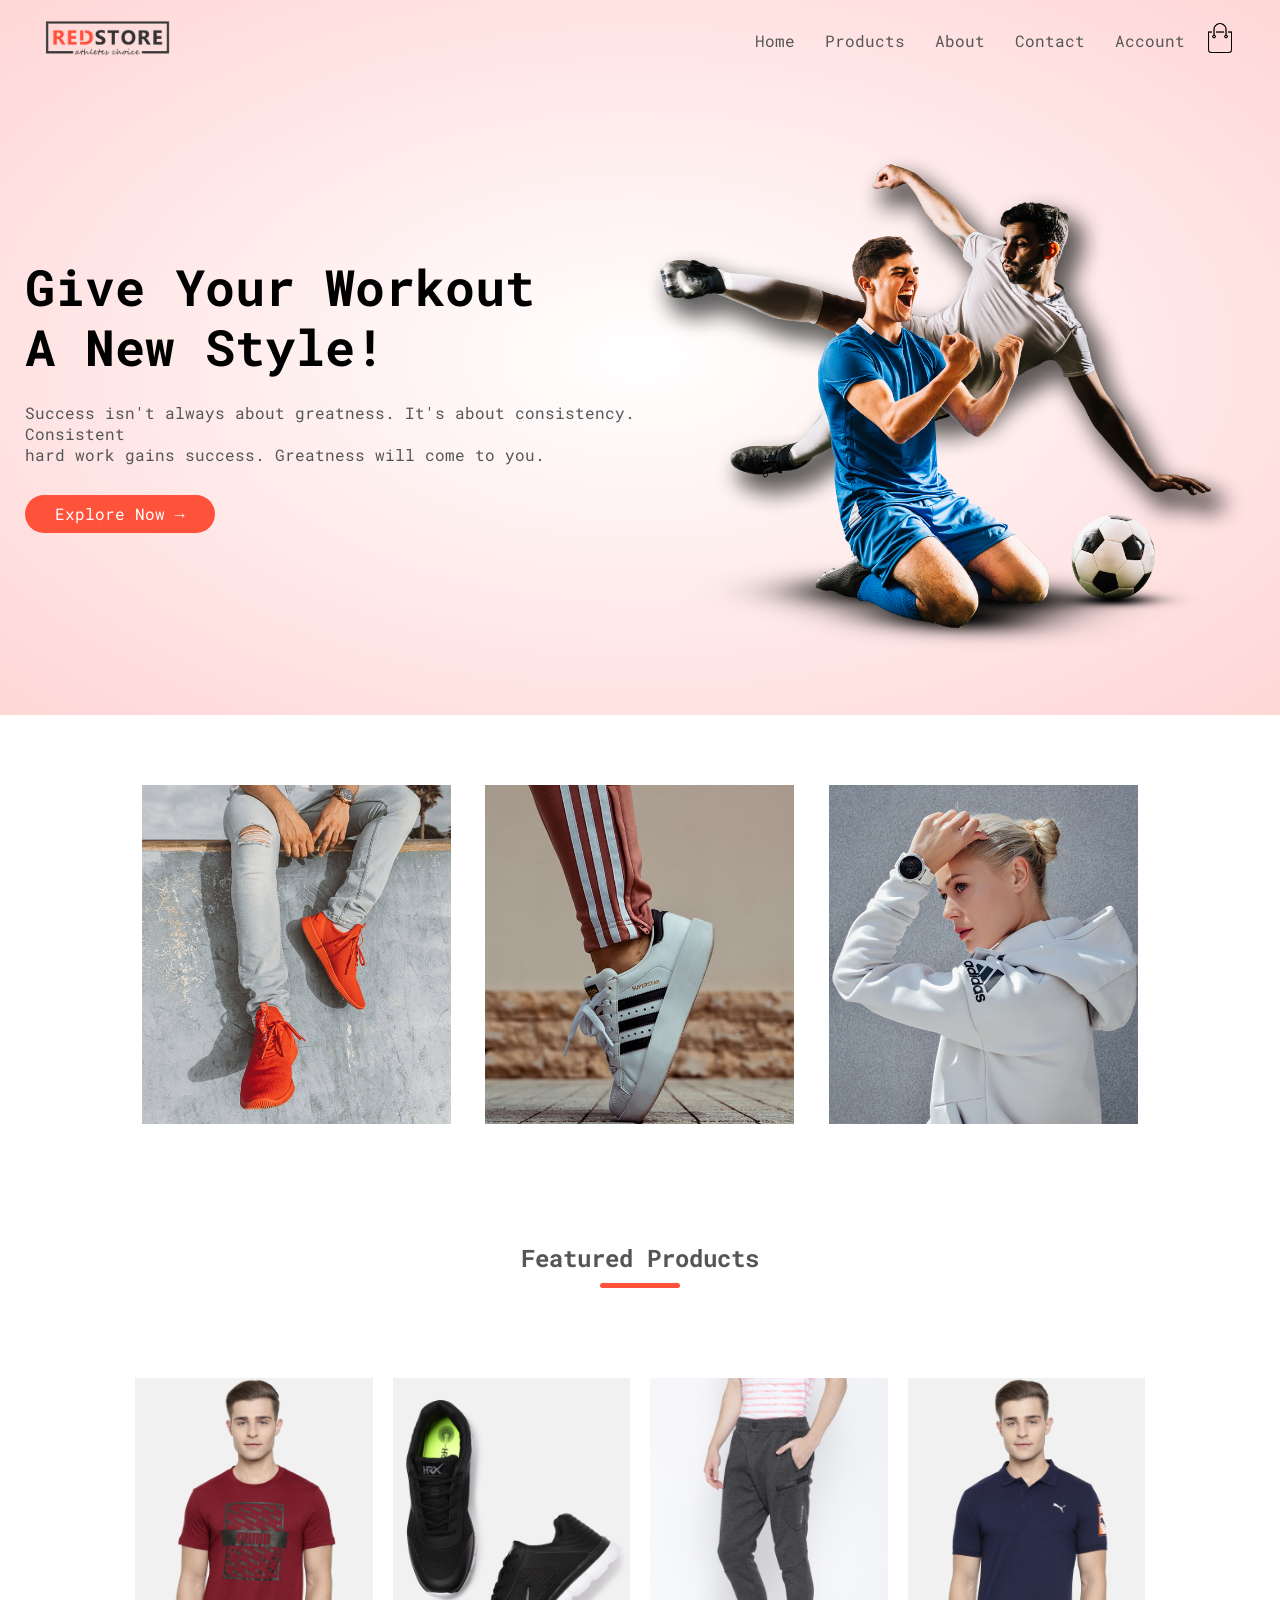
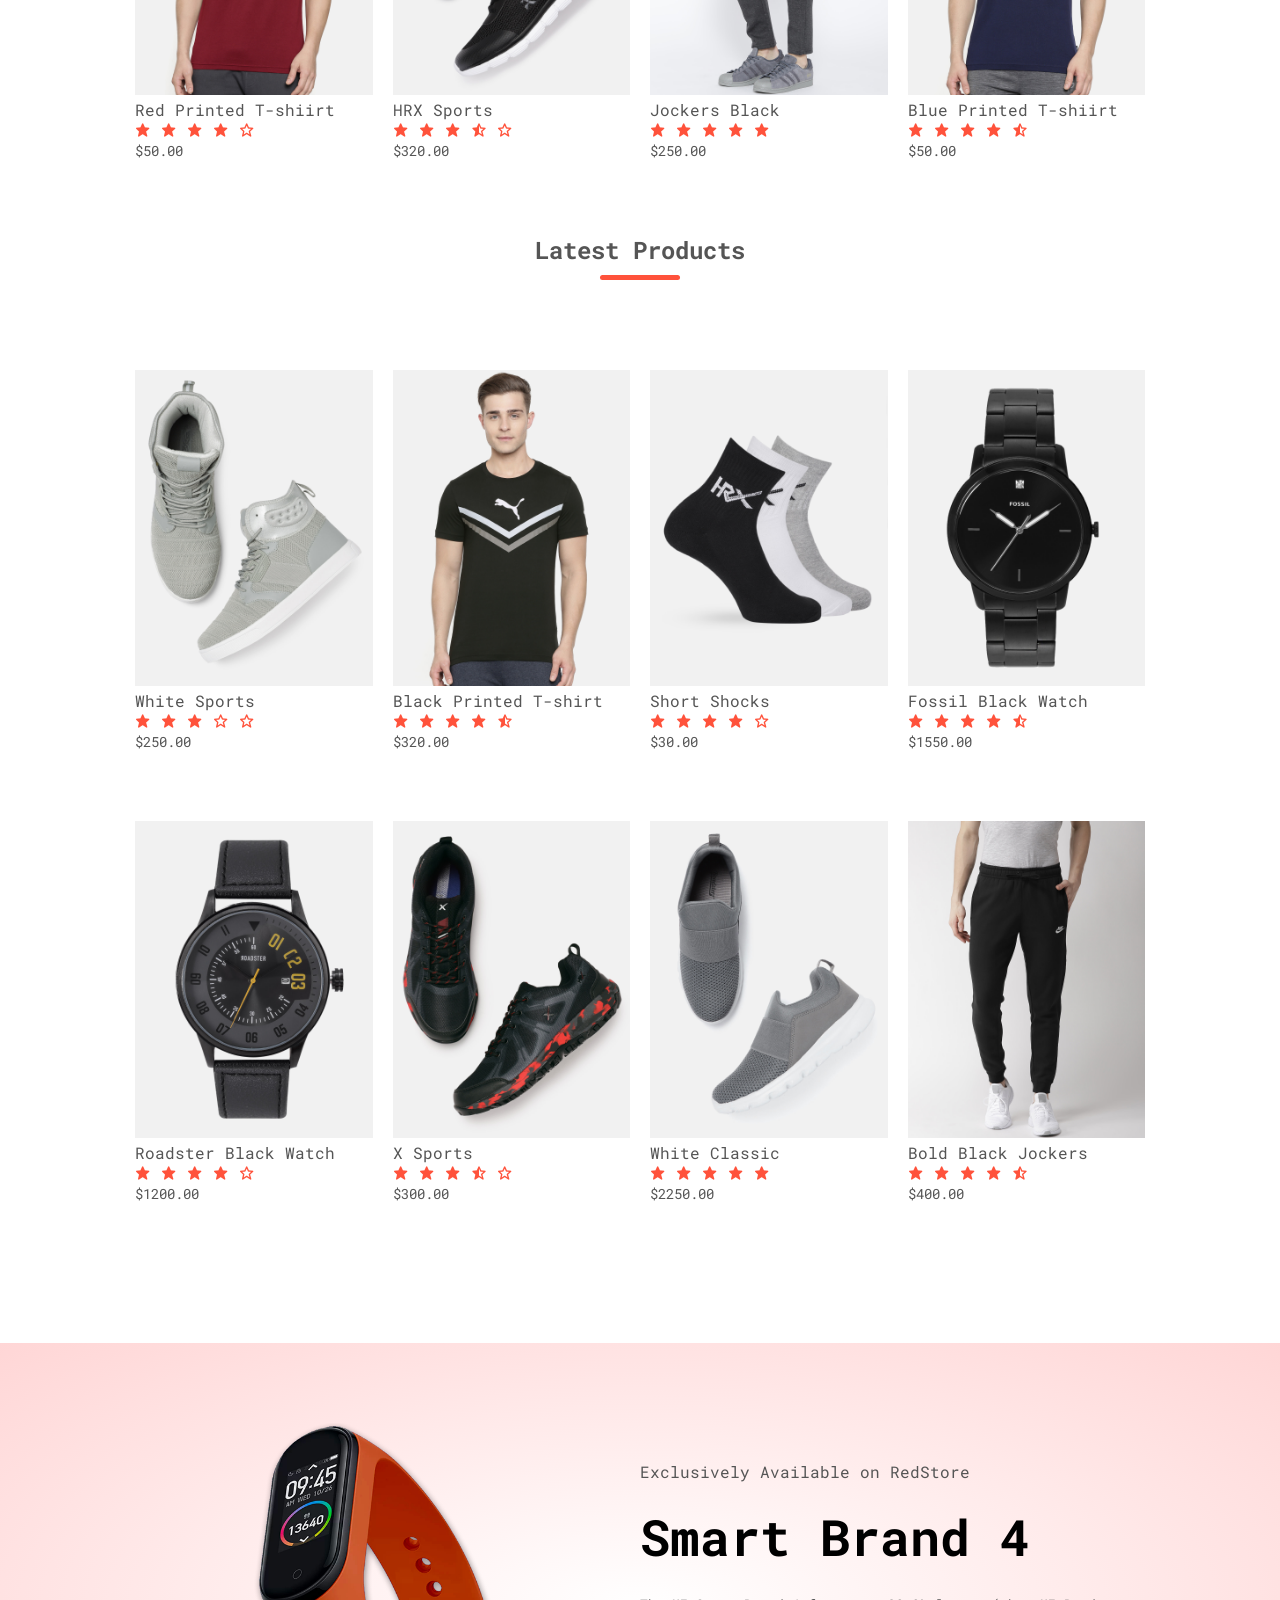
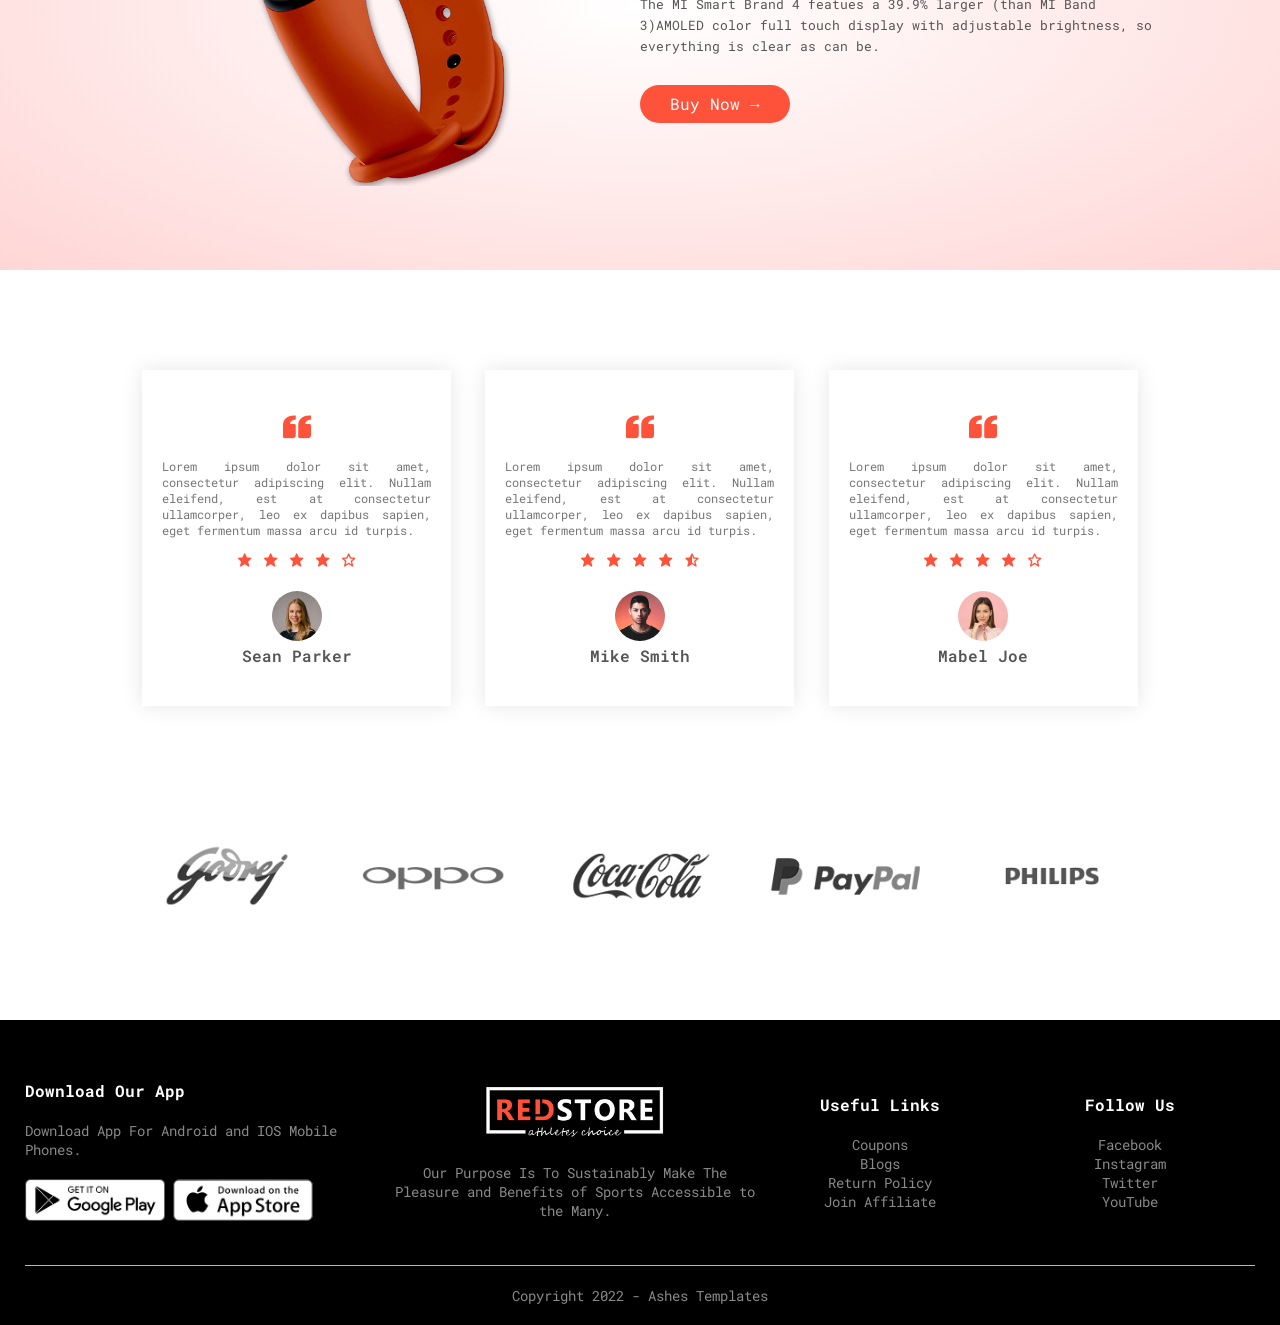
<file: index.html>
<!DOCTYPE html>
<html lang="en">

<head>
    <meta charset="UTF-8">
    <meta http-equiv="X-UA-Compatible" content="IE=edge">
    <meta name="viewport" content="width=device-width, initial-scale=1.0">
    <title>RedStore | Ecommerce</title>
    <link rel="stylesheet" href="style.css">
    <link rel="icon" href="favicon.ico" type="image/x-icon">
    <link href='https://unpkg.com/boxicons@2.1.2/css/boxicons.min.css' rel='stylesheet'>
</head>

<body>

    <!----header-->
    <div class="header">
        <div class="container">
            <div class="navbar">
                <div class="logo">
                    <a href="./index.html"><img src="./logo.png" alt="logo" width="125px"></a>
                </div>
                <nav>
                    <ul id="menuItems">
                        <li><a href="./index.html">Home</a></li>
                        <li><a href="./products.html">Products</a></li>
                        <li><a href="">About</a></li>
                        <li><a href="">Contact</a></li>
                        <li><a href="./account.html">Account</a></li>
                    </ul>
                </nav>
                <a href="./cart.html"><img src="./cart.png" alt="Cart" width="30px" height="30px"></a>
                <img src="./menu.png" class="menu-icon" onclick="menutoggle()">
            </div>

            <div class="row">
                <div class="col-2">
                    <h1>Give Your Workout<br>A New Style!</h1>
                    <p>Success isn't always about greatness. It's about consistency. Consistent<br>hard work gains
                        success. Greatness will come to you.
                    </p>
                    <a href="" class="btn">Explore Now &#8594;</a>
                </div>
                <div class="col-2">
                    <img src="./image1.png" alt="">
                </div>
            </div>
        </div>
    </div>

    <!------ Featured Category ------>
    <div class="categories">
        <div class="small-container">
            <div class="row">
                <div class="col-3">
                    <img src="./category-1.jpg" alt="">
                </div>
                <div class="col-3">
                    <img src="./category-2.jpg" alt="">
                </div>
                <div class="col-3">
                    <img src="./category-3.jpg" alt="">
                </div>
            </div>
        </div>
    </div>

    <!------ Featured Products ------>
    <div class="small-container">
        <h2 class="title">Featured Products</h2>
        <div class="row">
            <div class="col-4">
                <a href="./product-details.html"><img src="./product-1.jpg" alt=""></a>
                <a href="./product-details.html"><h4>Red Printed T-shiirt</h4></a>
                <div class="rating">
                    <i class='bx bxs-star'></i>
                    <i class='bx bxs-star'></i>
                    <i class='bx bxs-star'></i>
                    <i class='bx bxs-star'></i>
                    <i class='bx bx-star'></i>
                </div>
                <p>$50.00</p>
            </div>
            <div class="col-4">
                <img src="./product-2.jpg" alt="">
                <h4>HRX Sports</h4>
                <div class="rating">
                    <i class='bx bxs-star'></i>
                    <i class='bx bxs-star'></i>
                    <i class='bx bxs-star'></i>
                    <i class='bx bxs-star-half'></i>
                    <i class='bx bx-star'></i>
                </div>
                <p>$320.00</p>
            </div>
            <div class="col-4">
                <img src="./product-3.jpg" alt="">
                <h4>Jockers Black</h4>
                <div class="rating">
                    <i class='bx bxs-star'></i>
                    <i class='bx bxs-star'></i>
                    <i class='bx bxs-star'></i>
                    <i class='bx bxs-star'></i>
                    <i class='bx bxs-star'></i>
                </div>
                <p>$250.00</p>
            </div>
            <div class="col-4">
                <img src="./product-4.jpg" alt="">
                <h4>Blue Printed T-shiirt</h4>
                <div class="rating">
                    <i class='bx bxs-star'></i>
                    <i class='bx bxs-star'></i>
                    <i class='bx bxs-star'></i>
                    <i class='bx bxs-star'></i>
                    <i class='bx bxs-star-half'></i>
                </div>
                <p>$50.00</p>
            </div>
        </div>

        <!------ Latest Products ------>
        <h2 class="title">Latest Products</h2>
        <div class="row">
            <div class="col-4">
                <img src="./product-5.jpg" alt="">
                <h4>White Sports</h4>
                <div class="rating">
                    <i class='bx bxs-star'></i>
                    <i class='bx bxs-star'></i>
                    <i class='bx bxs-star'></i>
                    <i class='bx bx-star'></i>
                    <i class='bx bx-star'></i>
                </div>
                <p>$250.00</p>
            </div>
            <div class="col-4">
                <img src="./product-6.jpg" alt="">
                <h4>Black Printed T-shirt</h4>
                <div class="rating">
                    <i class='bx bxs-star'></i>
                    <i class='bx bxs-star'></i>
                    <i class='bx bxs-star'></i>
                    <i class='bx bxs-star'></i>
                    <i class='bx bxs-star-half'></i>
                </div>
                <p>$320.00</p>
            </div>
            <div class="col-4">
                <img src="./product-7.jpg" alt="">
                <h4>Short Shocks</h4>
                <div class="rating">
                    <i class='bx bxs-star'></i>
                    <i class='bx bxs-star'></i>
                    <i class='bx bxs-star'></i>
                    <i class='bx bxs-star'></i>
                    <i class='bx bx-star'></i>
                </div>
                <p>$30.00</p>
            </div>
            <div class="col-4">
                <img src="./product-8.jpg" alt="">
                <h4>Fossil Black Watch</h4>
                <div class="rating">
                    <i class='bx bxs-star'></i>
                    <i class='bx bxs-star'></i>
                    <i class='bx bxs-star'></i>
                    <i class='bx bxs-star'></i>
                    <i class='bx bxs-star-half'></i>
                </div>
                <p>$1550.00</p>
            </div>
        </div>

        <div class="row">
            <div class="col-4">
                <img src="./product-9.jpg" alt="">
                <h4>Roadster Black Watch</h4>
                <div class="rating">
                    <i class='bx bxs-star'></i>
                    <i class='bx bxs-star'></i>
                    <i class='bx bxs-star'></i>
                    <i class='bx bxs-star'></i>
                    <i class='bx bx-star'></i>
                </div>
                <p>$1200.00</p>
            </div>
            <div class="col-4">
                <img src="./product-10.jpg" alt="">
                <h4>X Sports</h4>
                <div class="rating">
                    <i class='bx bxs-star'></i>
                    <i class='bx bxs-star'></i>
                    <i class='bx bxs-star'></i>
                    <i class='bx bxs-star-half'></i>
                    <i class='bx bx-star'></i>
                </div>
                <p>$300.00</p>
            </div>
            <div class="col-4">
                <img src="./product-11.jpg" alt="">
                <h4>White Classic</h4>
                <div class="rating">
                    <i class='bx bxs-star'></i>
                    <i class='bx bxs-star'></i>
                    <i class='bx bxs-star'></i>
                    <i class='bx bxs-star'></i>
                    <i class='bx bxs-star'></i>
                </div>
                <p>$2250.00</p>
            </div>
            <div class="col-4">
                <img src="./product-12.jpg" alt="">
                <h4>Bold Black Jockers</h4>
                <div class="rating">
                    <i class='bx bxs-star'></i>
                    <i class='bx bxs-star'></i>
                    <i class='bx bxs-star'></i>
                    <i class='bx bxs-star'></i>
                    <i class='bx bxs-star-half'></i>
                </div>
                <p>$400.00</p>
            </div>
        </div>
    </div>

    <!------ Offer------>
    <div class="offer">
        <div class="small-container">
            <div class="row">
                <div class="col-2">
                    <img src="./exclusive.png" class="offer-img">
                </div>
                <div class="col-2">
                    <p>Exclusively Available on RedStore</p>
                    <h1>Smart Brand 4</h1>
                    <small>The MI Smart Brand 4 featues a 39.9% larger (than MI Band 3)AMOLED color full touch
                        display with adjustable brightness, so everything is clear as can be.<br>
                    </small>
                    <a href="" class="btn">Buy Now &#8594</a>
                </div>
            </div>
        </div>
    </div>

    <!------Testimonial----->
    <div class="testimonial">
        <div class="small-container">
            <div class="row">
                <div class="col-3">
                    <i class="bx bxs-quote-left"></i>
                    <p>Lorem ipsum dolor sit amet, consectetur adipiscing elit. Nullam eleifend, est at consectetur
                        ullamcorper, leo ex dapibus sapien, eget fermentum massa arcu id turpis.</p>
                    <div class="rating">
                        <i class='bx bxs-star'></i>
                        <i class='bx bxs-star'></i>
                        <i class='bx bxs-star'></i>
                        <i class='bx bxs-star'></i>
                        <i class='bx bx-star'></i>
                    </div>
                    <img src="./user-1.png" alt="">
                    <h3>Sean Parker</h3>
                </div>
                <div class="col-3">
                    <i class="bx bxs-quote-left"></i>
                    <p>Lorem ipsum dolor sit amet, consectetur adipiscing elit. Nullam eleifend, est at consectetur
                        ullamcorper, leo ex dapibus sapien, eget fermentum massa arcu id turpis.</p>
                    <div class="rating">
                        <i class='bx bxs-star'></i>
                        <i class='bx bxs-star'></i>
                        <i class='bx bxs-star'></i>
                        <i class='bx bxs-star'></i>
                        <i class='bx bxs-star-half'></i>
                    </div>
                    <img src="./user-2.png" alt="">
                    <h3>Mike Smith</h3>
                </div>
                <div class="col-3">
                    <i class="bx bxs-quote-left"></i>
                    <p>Lorem ipsum dolor sit amet, consectetur adipiscing elit. Nullam eleifend, est at consectetur
                        ullamcorper, leo ex dapibus sapien, eget fermentum massa arcu id turpis.</p>
                    <div class="rating">
                        <i class='bx bxs-star'></i>
                        <i class='bx bxs-star'></i>
                        <i class='bx bxs-star'></i>
                        <i class='bx bxs-star'></i>
                        <i class='bx bx-star'></i>
                    </div>
                    <img src="./user-3.png" alt="">
                    <h3>Mabel Joe</h3>
                </div>
            </div>
        </div>
    </div>

    <!------Brands----->
    <div class="brands">
        <div class="small-container">
            <div class="row">
                <div class="col-5">
                    <img src="./logo-godrej.png">
                </div>
                <div class="col-5">
                    <img src="./logo-oppo.png">
                </div>
                <div class="col-5">
                    <img src="./logo-coca-cola.png">
                </div>
                <div class="col-5">
                    <img src="./logo-paypal.png">
                </div>
                <div class="col-5">
                    <img src="./logo-philips.png">
                </div>
            </div>
        </div>
    </div>

    <!-----footer---->
    <div class="footer">
        <div class="container">
            <div class="row">
                <div class="footer-col-1">
                    <h3>Download Our App</h3>
                    <p>Download App For Android and IOS Mobile Phones.</p>
                    <div class="app-logo">
                        <img src="./play-store.png">
                        <img src="./app-store.png">
                    </div>
                </div>
                <div class="footer-col-2">
                    <img src="./logo-white.png">
                    <p>Our Purpose Is To Sustainably Make The Pleasure and Benefits of Sports Accessible to the Many.
                    </p>
                </div>
                <div class="footer-col-3">
                    <h3>Useful Links</h3>
                    <ul>
                        <li>Coupons</li>
                        <li>Blogs</li>
                        <li>Return Policy</li>
                        <li>Join Affiliate</li>
                    </ul>
                </div>
                <div class="footer-col-4">
                    <h3>Follow Us</h3>
                    <ul>
                        <li>Facebook</li>
                        <li>Instagram</li>
                        <li>Twitter</li>
                        <li>YouTube</li>
                    </ul>
                </div>

            </div>
            <hr>
            <p class="copyright">Copyright 2022 - Ashes Templates</p>
        </div>
    </div>


    <!--JS for toggle menu-->
    <script>
        var menuItems = document.getElementById("menuItems");
        menuItems.style.maxHeight = "0px";

        function menutoggle() {
            if (menuItems.style.maxHeight == "0px") 
            {
                menuItems.style.maxHeight = "200px";
            }
            else{
                menuItems.style.maxHeight = "0px";
            }
        }
    </script>
</body>

</html>
</file>
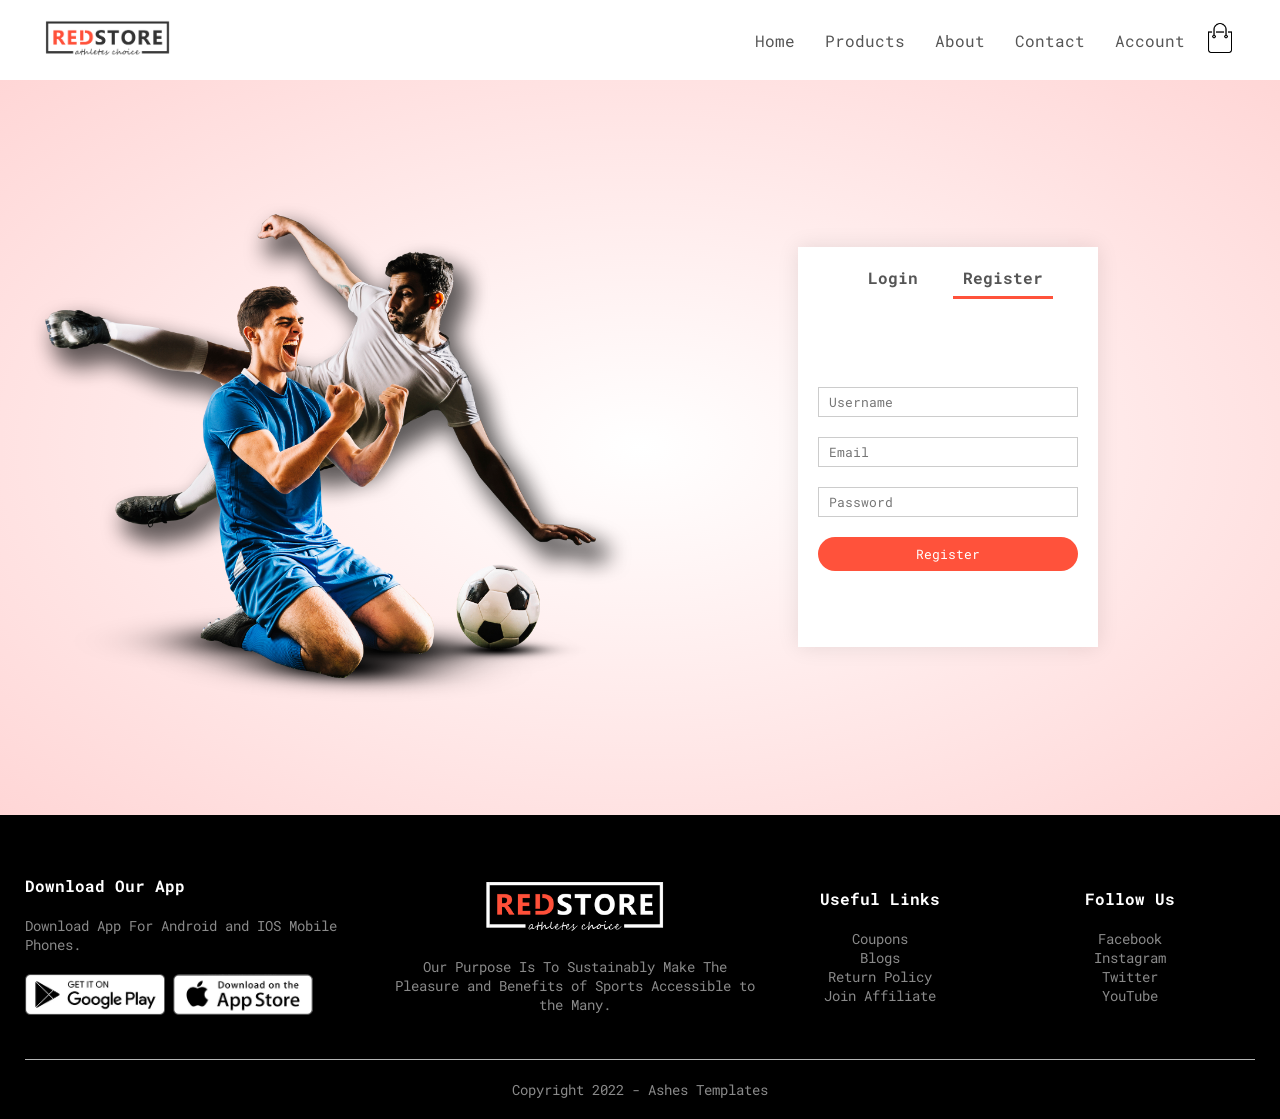
<file: account.html>
<!DOCTYPE html>
<html lang="en">

<head>
    <meta charset="UTF-8">
    <meta http-equiv="X-UA-Compatible" content="IE=edge">
    <meta name="viewport" content="width=device-width, initial-scale=1.0">
    <title>Account | RedStore</title>
    <link rel="stylesheet" href="style.css">
    <link href='https://unpkg.com/boxicons@2.1.2/css/boxicons.min.css' rel='stylesheet'>
</head>

<body>

    <!----header-->
    <div class="container">
        <div class="navbar">
            <div class="logo">
                <a href="./index.html"><img src="./logo.png" alt="logo" width="125px"></a>
            </div>
            <nav>
                <ul id="menuItems">
                    <li><a href="index.html">Home</a></li>
                    <li><a href="products.html">Products</a></li>
                    <li><a href="">About</a></li>
                    <li><a href="">Contact</a></li>
                    <li><a href="account.html">Account</a></li>
                </ul>
            </nav>
            <a href="./cart.html"><img src="./cart.png" alt="Cart" width="30px" height="30px"></a>
            <img src="./menu.png" class="menu-icon" onclick="menutoggle()">
        </div>

    </div>

    <!--account page-->
    <div class="account-page">
        <div class="container">
            <div class="row">
                <div class="col-2">
                    <img src="./image1.png" width="100%">
                </div>
                <div class="col-2">
                    <div class="form-container">
                        <div class="form-btn">
                            <span onclick="login()">Login</span>
                            <span onclick="register()">Register</span>
                            <hr id="Indicator">
                        </div>
                        <form id="LoginForm">
                            <input type="text" name="" id="" placeholder="Username">
                            <input type="password" placeholder="Password">
                            <button type="submit" class="btn">Login</button>
                            <a href="">Forgot Password</a>
                        </form>
                        <form id="RegForm">
                            <input type="text" name="" id="" placeholder="Username">
                            <input type="email" placeholder="Email">
                            <input type="password" placeholder="Password">
                            <button type="submit" class="btn">Register</button>
                        </form>
                    </div>
                </div>
            </div>
        </div>
    </div>

    <!-----footer---->
    <div class="footer">
        <div class="container">
            <div class="row">
                <div class="footer-col-1">
                    <h3>Download Our App</h3>
                    <p>Download App For Android and IOS Mobile Phones.</p>
                    <div class="app-logo">
                        <img src="./play-store.png">
                        <img src="./app-store.png">
                    </div>
                </div>
                <div class="footer-col-2">
                    <img src="./logo-white.png">
                    <p>Our Purpose Is To Sustainably Make The Pleasure and Benefits of Sports Accessible to the Many.
                    </p>
                </div>
                <div class="footer-col-3">
                    <h3>Useful Links</h3>
                    <ul>
                        <li>Coupons</li>
                        <li>Blogs</li>
                        <li>Return Policy</li>
                        <li>Join Affiliate</li>
                    </ul>
                </div>
                <div class="footer-col-4">
                    <h3>Follow Us</h3>
                    <ul>
                        <li>Facebook</li>
                        <li>Instagram</li>
                        <li>Twitter</li>
                        <li>YouTube</li>
                    </ul>
                </div>

            </div>
            <hr>
            <p class="copyright">Copyright 2022 - Ashes Templates</p>
        </div>
    </div>


    <!--JS for toggle menu-->
    <script>
        var menuItems = document.getElementById("menuItems");
        menuItems.style.maxHeight = "0px";

        function menutoggle() {
            if (menuItems.style.maxHeight == "0px") {
                menuItems.style.maxHeight = "200px";
            }
            else {
                menuItems.style.maxHeight = "0px";
            }
        }
    </script>

    <!--js for toggle form-->
    <script>
        var LoginForm = document.getElementById("LoginForm");
        var RegForm = document.getElementById("RegForm");
        var Indicator = document.getElementById("Indicator");

        function register(){
            RegForm.style.transform = "translateX(0px)";
            LoginForm.style.transform = "translateX(0px)";
            Indicator.style.transform = "translateX(110px)";
        }
        function login(){
            RegForm.style.transform = "translateX(300px)";
            LoginForm.style.transform = "translateX(300px)";
            Indicator.style.transform = "translateX(0px)";
        }
    </script>

</body>

</html>
</file>
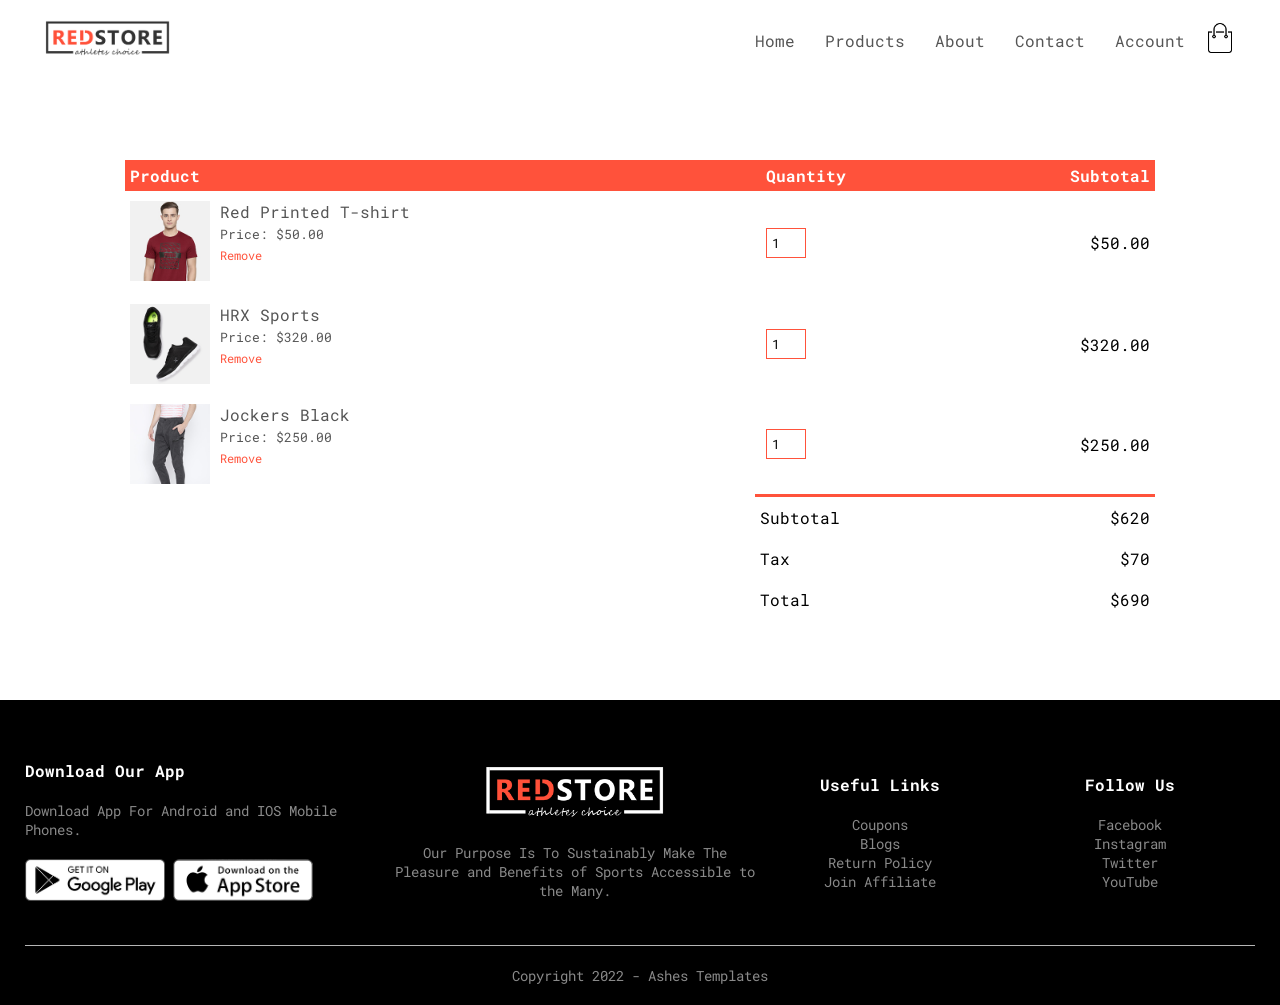
<file: cart.html>
<!DOCTYPE html>
<html lang="en">

<head>
    <meta charset="UTF-8">
    <meta http-equiv="X-UA-Compatible" content="IE=edge">
    <meta name="viewport" content="width=device-width, initial-scale=1.0">
    <title>Shopping Cart | RedStore</title>
    <link rel="stylesheet" href="style.css">
    <link href='https://unpkg.com/boxicons@2.1.2/css/boxicons.min.css' rel='stylesheet'>
</head>

<body>

    <!----header-->
    <div class="container">
        <div class="navbar">
            <div class="logo">
                <a href="./index.html"><img src="./logo.png" alt="logo" width="125px"></a>
            </div>
            <nav>
                <ul id="menuItems">
                    <li><a href="index.html">Home</a></li>
                    <li><a href="products.html">Products</a></li>
                    <li><a href="">About</a></li>
                    <li><a href="">Contact</a></li>
                    <li><a href="account.html">Account</a></li>
                </ul>
            </nav>
            <a href="./cart.html"><img src="./cart.png" alt="Cart" width="30px" height="30px"></a>
            <img src="./menu.png" class="menu-icon" onclick="menutoggle()">
        </div>

    </div>

    <!---cart item details--->
    <div class="small-container cart-page">
        <table>
            <tr>
                <th>Product</th>
                <th>Quantity</th>
                <th>Subtotal</th>
            </tr>
            <tr>
                <td>
                    <div class="cart-info">
                        <a href="./product-details.html"><img src="./buy-1.jpg" alt=""></a>
                        <div>
                            <p>Red Printed T-shirt</p>
                            <small>Price: $50.00</small><br>
                            <a href="">Remove</a>
                        </div>
                    </div>
                </td>
                <td><input type="number" value="1"></td>
                <td>$50.00</td>
            </tr>
            <tr>
                <td>
                    <div class="cart-info">
                        <img src="./buy-2.jpg" alt="">
                        <div>
                            <p>HRX Sports</p>
                            <small>Price: $320.00</small><br>
                            <a href="">Remove</a>
                        </div>
                    </div>
                </td>
                <td><input type="number" value="1"></td>
                <td>$320.00</td>
            </tr>
            <tr>
                <td>
                    <div class="cart-info">
                        <img src="./buy-3.jpg" alt="">
                        <div>
                            <p>Jockers Black</p>
                            <small>Price: $250.00</small><br>
                            <a href="">Remove</a>
                        </div>
                    </div>
                </td>
                <td><input type="number" value="1"></td>
                <td>$250.00</td>
            </tr>
        </table>

        <div class="total-price">
            <table>
                <tr>
                    <td>Subtotal</td>
                    <td>$620</td>
                </tr>
                <tr>
                    <td>Tax</td>
                    <td>$70</td>
                </tr>
                <tr>
                    <td>Total</td>
                    <td>$690</td>
                </tr>
            </table>
        </div>

    </div>
    <!-----footer---->
    <div class="footer">
        <div class="container">
            <div class="row">
                <div class="footer-col-1">
                    <h3>Download Our App</h3>
                    <p>Download App For Android and IOS Mobile Phones.</p>
                    <div class="app-logo">
                        <img src="./play-store.png">
                        <img src="./app-store.png">
                    </div>
                </div>
                <div class="footer-col-2">
                    <img src="./logo-white.png">
                    <p>Our Purpose Is To Sustainably Make The Pleasure and Benefits of Sports Accessible to the Many.
                    </p>
                </div>
                <div class="footer-col-3">
                    <h3>Useful Links</h3>
                    <ul>
                        <li>Coupons</li>
                        <li>Blogs</li>
                        <li>Return Policy</li>
                        <li>Join Affiliate</li>
                    </ul>
                </div>
                <div class="footer-col-4">
                    <h3>Follow Us</h3>
                    <ul>
                        <li>Facebook</li>
                        <li>Instagram</li>
                        <li>Twitter</li>
                        <li>YouTube</li>
                    </ul>
                </div>

            </div>
            <hr>
            <p class="copyright">Copyright 2022 - Ashes Templates</p>
        </div>
    </div>


    <!--JS for toggle menu-->
    <script>
        var menuItems = document.getElementById("menuItems");
        menuItems.style.maxHeight = "0px";

        function menutoggle() {
            if (menuItems.style.maxHeight == "0px") {
                menuItems.style.maxHeight = "200px";
            }
            else {
                menuItems.style.maxHeight = "0px";
            }
        }
    </script>

</body>

</html>
</file>
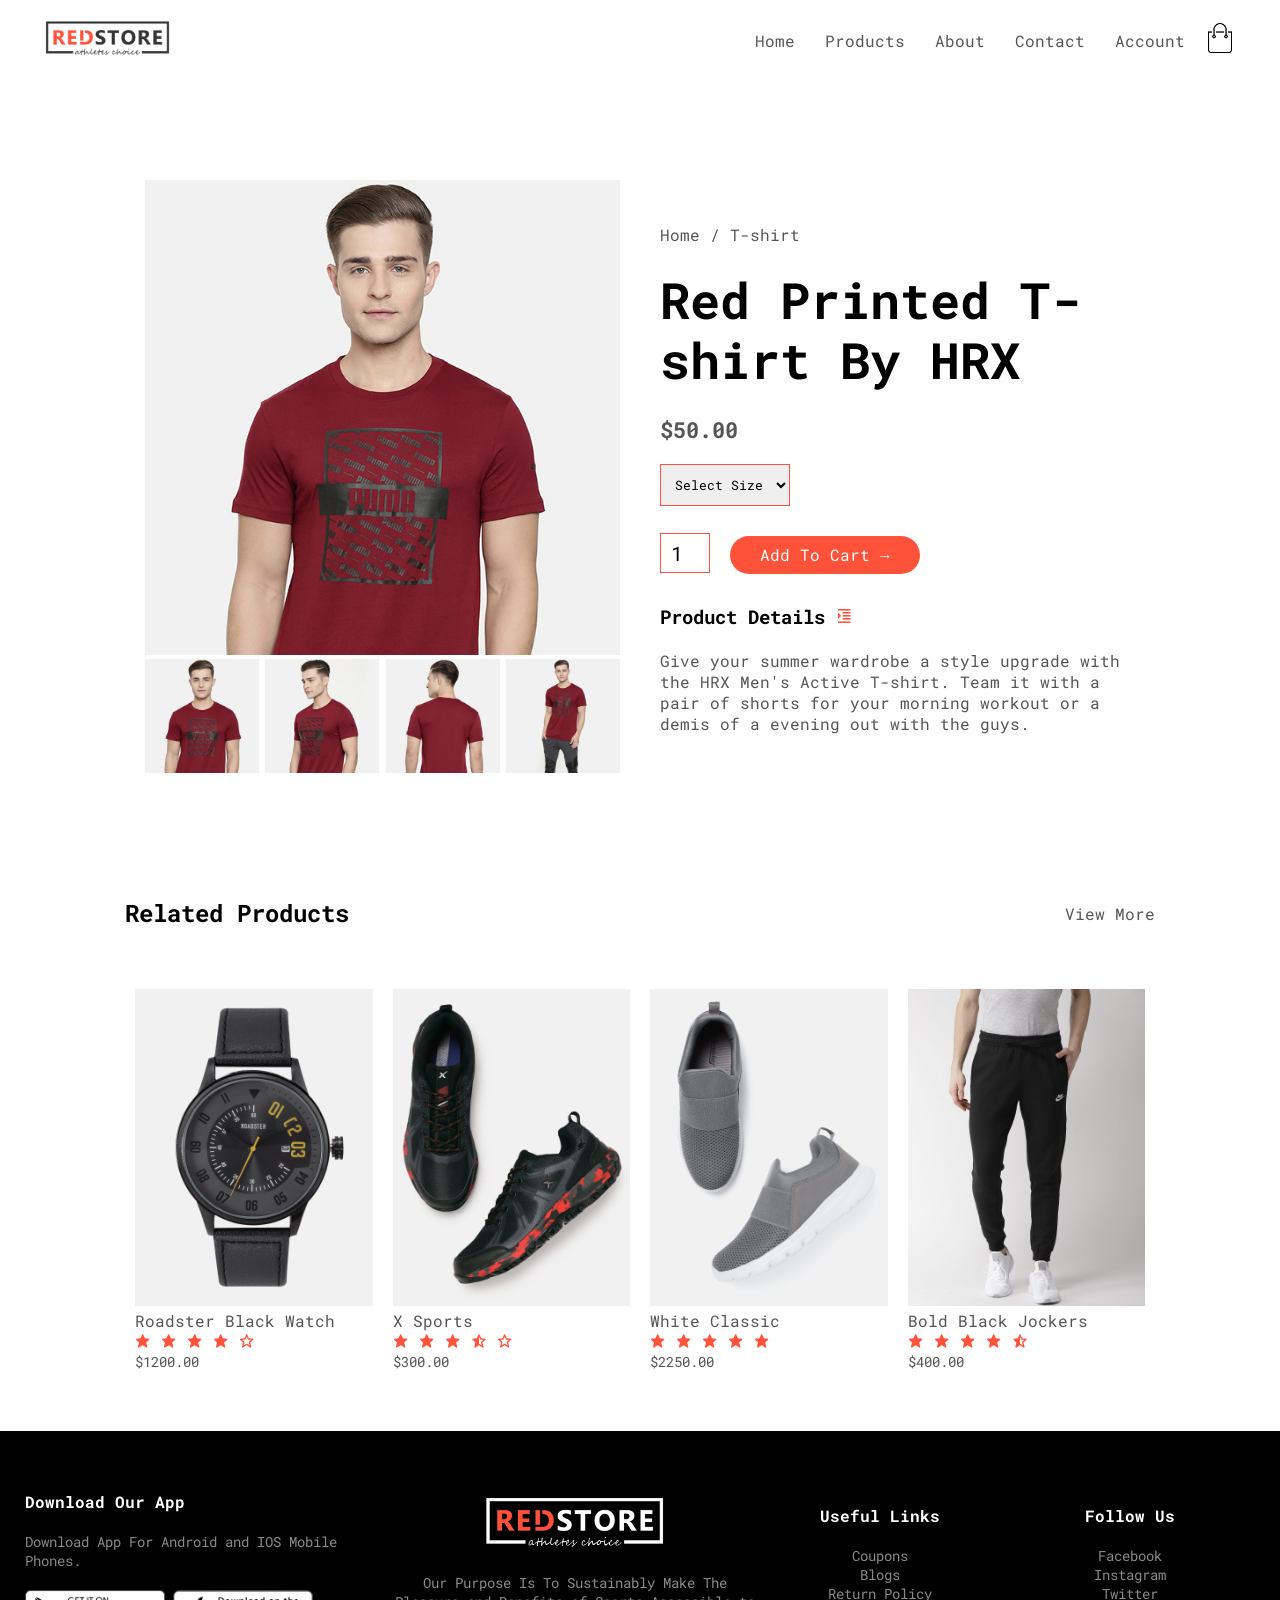
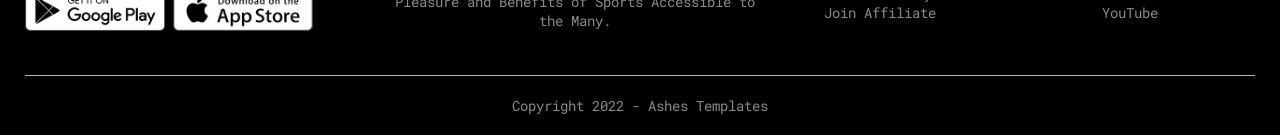
<file: product-details.html>
<!DOCTYPE html>
<html lang="en">

<head>
    <meta charset="UTF-8">
    <meta http-equiv="X-UA-Compatible" content="IE=edge">
    <meta name="viewport" content="width=device-width, initial-scale=1.0">
    <title>Product Details | RedStore</title>
    <link rel="stylesheet" href="style.css">
    <link href='https://unpkg.com/boxicons@2.1.2/css/boxicons.min.css' rel='stylesheet'>
</head>

<body>

    <!----header-->
    <div class="container">
        <div class="navbar">
            <div class="logo">
            <a href="./index.html"><img src="./logo.png" alt="logo" width="125px"></a>    
            </div>
            <nav>
                <ul id="menuItems">
                    <li><a href="index.html">Home</a></li>
                    <li><a href="products.html">Products</a></li>
                    <li><a href="">About</a></li>
                    <li><a href="">Contact</a></li>
                    <li><a href="account.html">Account</a></li>
                </ul>
            </nav>
            <a href="./cart.html"><img src="./cart.png" alt="Cart" width="30px" height="30px"></a>
            <img src="./menu.png" class="menu-icon" onclick="menutoggle()">
        </div>

    </div>

    <!-----single product details-->
    <div class="small-container single-product">
        <div class="row">
            <div class="col-2">
                <img src="./gallery-1.jpg" width="100%" id="ProductImg">
                <div class="small-img-row">
                    <div class="small-img-col">
                        <img src="./gallery-1.jpg" width="100%" class="small-img">
                    </div>
                    <div class="small-img-col">
                        <img src="./gallery-2.jpg" width="100%" class="small-img">
                    </div>
                    <div class="small-img-col">
                        <img src="./gallery-3.jpg" width="100%" class="small-img">
                    </div>
                    <div class="small-img-col">
                        <img src="./gallery-4.jpg" width="100%" class="small-img">
                    </div>
                </div>
            </div>
            <div class="col-2">
                <p>Home / T-shirt</p>
                <h1>Red Printed T-shirt By HRX</h1>
                <h4>$50.00</h4>
                <select>
                    <option>Select Size</option>
                    <option>XXL</option>
                    <option>XL</option>
                    <option>L</option>
                    <option>M</option>
                    <option>S</option>
                </select>
                <input type="number" value="1">
                <a href="" class="btn">Add To Cart &#8594;</a>
                <h3>Product Details<i class='bx bx-right-indent'></i></h3><br>
                <p>Give your summer wardrobe a style upgrade with the HRX Men's Active T-shirt.
                    Team it with a pair of shorts for your morning workout or a demis of a evening out with the guys.
                </p>
            </div>
        </div>
    </div>
    <!--title-->
    <div class="small-container">
        <div class="row row-2">
            <h2>Related Products</h2>
            <p>View More</p>
        </div>
    </div>
    <!---products-->
    <div class="small-container">

        <div class="row">
            <div class="col-4">
                <img src="./product-9.jpg" alt="">
                <h4>Roadster Black Watch</h4>
                <div class="rating">
                    <i class='bx bxs-star'></i>
                    <i class='bx bxs-star'></i>
                    <i class='bx bxs-star'></i>
                    <i class='bx bxs-star'></i>
                    <i class='bx bx-star'></i>
                </div>
                <p>$1200.00</p>
            </div>
            <div class="col-4">
                <img src="./product-10.jpg" alt="">
                <h4>X Sports</h4>
                <div class="rating">
                    <i class='bx bxs-star'></i>
                    <i class='bx bxs-star'></i>
                    <i class='bx bxs-star'></i>
                    <i class='bx bxs-star-half'></i>
                    <i class='bx bx-star'></i>
                </div>
                <p>$300.00</p>
            </div>
            <div class="col-4">
                <img src="./product-11.jpg" alt="">
                <h4>White Classic</h4>
                <div class="rating">
                    <i class='bx bxs-star'></i>
                    <i class='bx bxs-star'></i>
                    <i class='bx bxs-star'></i>
                    <i class='bx bxs-star'></i>
                    <i class='bx bxs-star'></i>
                </div>
                <p>$2250.00</p>
            </div>
            <div class="col-4">
                <img src="./product-12.jpg" alt="">
                <h4>Bold Black Jockers</h4>
                <div class="rating">
                    <i class='bx bxs-star'></i>
                    <i class='bx bxs-star'></i>
                    <i class='bx bxs-star'></i>
                    <i class='bx bxs-star'></i>
                    <i class='bx bxs-star-half'></i>
                </div>
                <p>$400.00</p>
            </div>
        </div>

    </div>

    <!-----footer---->
    <div class="footer">
        <div class="container">
            <div class="row">
                <div class="footer-col-1">
                    <h3>Download Our App</h3>
                    <p>Download App For Android and IOS Mobile Phones.</p>
                    <div class="app-logo">
                        <img src="./play-store.png">
                        <img src="./app-store.png">
                    </div>
                </div>
                <div class="footer-col-2">
                    <img src="./logo-white.png">
                    <p>Our Purpose Is To Sustainably Make The Pleasure and Benefits of Sports Accessible to the Many.
                    </p>
                </div>
                <div class="footer-col-3">
                    <h3>Useful Links</h3>
                    <ul>
                        <li>Coupons</li>
                        <li>Blogs</li>
                        <li>Return Policy</li>
                        <li>Join Affiliate</li>
                    </ul>
                </div>
                <div class="footer-col-4">
                    <h3>Follow Us</h3>
                    <ul>
                        <li>Facebook</li>
                        <li>Instagram</li>
                        <li>Twitter</li>
                        <li>YouTube</li>
                    </ul>
                </div>

            </div>
            <hr>
            <p class="copyright">Copyright 2022 - Ashes Templates</p>
        </div>
    </div>


    <!--JS for toggle menu-->
    <script>
        var menuItems = document.getElementById("menuItems");
        menuItems.style.maxHeight = "0px";

        function menutoggle() {
            if (menuItems.style.maxHeight == "0px") {
                menuItems.style.maxHeight = "200px";
            }
            else {
                menuItems.style.maxHeight = "0px";
            }
        }
    </script>

    <!----js product for gallery--->
    <script>
        var ProductImg = document.getElementById("ProductImg");
        var SmallImg = document.getElementsByClassName("small-img");

        SmallImg[0].onclick = function () {
            ProductImg.src = SmallImg[0].src;
        }
        SmallImg[1].onclick = function () {
            ProductImg.src = SmallImg[1].src;
        }
        SmallImg[2].onclick = function () {
            ProductImg.src = SmallImg[2].src;
        }
        SmallImg[3].onclick = function () {
            ProductImg.src = SmallImg[3].src;
        }
    </script>
</body>

</html>
</file>
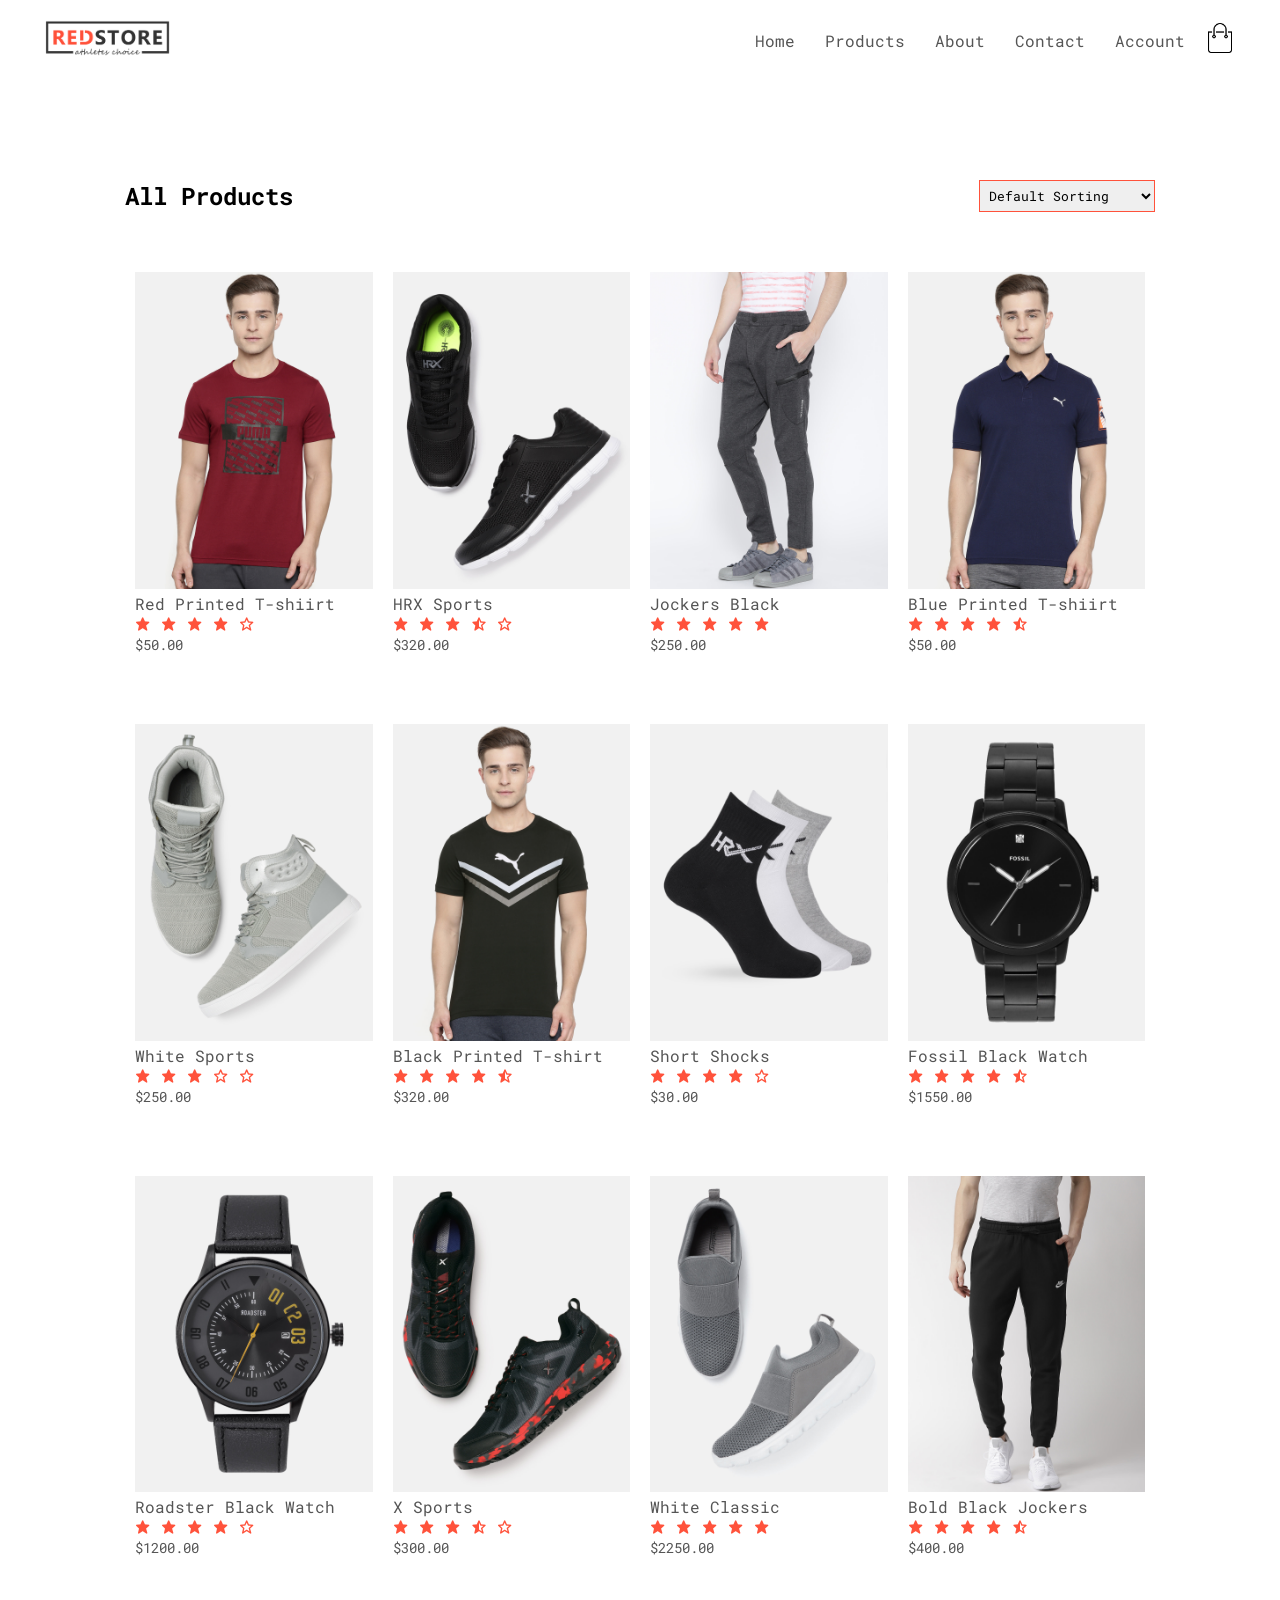
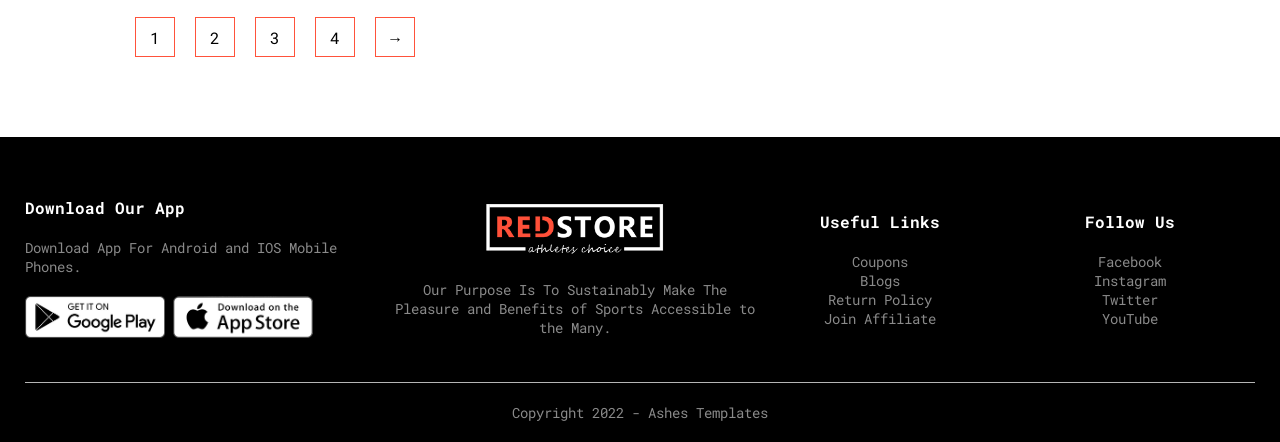
<file: products.html>
<!DOCTYPE html>
<html lang="en">

<head>
    <meta charset="UTF-8">
    <meta http-equiv="X-UA-Compatible" content="IE=edge">
    <meta name="viewport" content="width=device-width, initial-scale=1.0">
    <title>All Products | RedStore</title>
    <link rel="stylesheet" href="style.css">
    <link href='https://unpkg.com/boxicons@2.1.2/css/boxicons.min.css' rel='stylesheet'>
</head>

<body>

    <!----header-->
    <div class="container">
        <div class="navbar">
            <div class="logo">
                <a href="./index.html"><img src="./logo.png" alt="logo" width="125px"></a>
            </div>
            <nav>
                <ul id="menuItems">
                    <li><a href="index.html">Home</a></li>
                    <li><a href="products.html">Products</a></li>
                    <li><a href="">About</a></li>
                    <li><a href="">Contact</a></li>
                    <li><a href="account.html">Account</a></li>
                </ul>
            </nav>
            <a href="./cart.html"><img src="./cart.png" alt="Cart" width="30px" height="30px"></a>
            <img src="./menu.png" class="menu-icon" onclick="menutoggle()">
        </div>

    </div>

    <!------ Featured Products ------>
    <div class="small-container">
        <div class="row row-2">
            <h2>All Products</h2>
            <select>
                <option value="">Default Sorting</option>
                <option value="">Sort by Price</option>
                <option value="">Sort by Popularity</option>
                <option value="">Sort by Name</option>
                <option value="">Sort by Sale</option>
            </select>
        </div>
        <div class="row">
            <div class="col-4">
                <a href="./product-details.html"><img src="./product-1.jpg" alt=""></a>
                <a href="./product-details.html"><h4>Red Printed T-shiirt</h4></a>
                <div class="rating">
                    <i class='bx bxs-star'></i>
                    <i class='bx bxs-star'></i>
                    <i class='bx bxs-star'></i>
                    <i class='bx bxs-star'></i>
                    <i class='bx bx-star'></i>
                </div>
                <p>$50.00</p>
            </div>
            <div class="col-4">
                <img src="./product-2.jpg" alt="">
                <h4>HRX Sports</h4>
                <div class="rating">
                    <i class='bx bxs-star'></i>
                    <i class='bx bxs-star'></i>
                    <i class='bx bxs-star'></i>
                    <i class='bx bxs-star-half'></i>
                    <i class='bx bx-star'></i>
                </div>
                <p>$320.00</p>
            </div>
            <div class="col-4">
                <img src="./product-3.jpg" alt="">
                <h4>Jockers Black</h4>
                <div class="rating">
                    <i class='bx bxs-star'></i>
                    <i class='bx bxs-star'></i>
                    <i class='bx bxs-star'></i>
                    <i class='bx bxs-star'></i>
                    <i class='bx bxs-star'></i>
                </div>
                <p>$250.00</p>
            </div>
            <div class="col-4">
                <img src="./product-4.jpg" alt="">
                <h4>Blue Printed T-shiirt</h4>
                <div class="rating">
                    <i class='bx bxs-star'></i>
                    <i class='bx bxs-star'></i>
                    <i class='bx bxs-star'></i>
                    <i class='bx bxs-star'></i>
                    <i class='bx bxs-star-half'></i>
                </div>
                <p>$50.00</p>
            </div>
        </div>
        <div class="row">
            <div class="col-4">
                <img src="./product-5.jpg" alt="">
                <h4>White Sports</h4>
                <div class="rating">
                    <i class='bx bxs-star'></i>
                    <i class='bx bxs-star'></i>
                    <i class='bx bxs-star'></i>
                    <i class='bx bx-star'></i>
                    <i class='bx bx-star'></i>
                </div>
                <p>$250.00</p>
            </div>
            <div class="col-4">
                <img src="./product-6.jpg" alt="">
                <h4>Black Printed T-shirt</h4>
                <div class="rating">
                    <i class='bx bxs-star'></i>
                    <i class='bx bxs-star'></i>
                    <i class='bx bxs-star'></i>
                    <i class='bx bxs-star'></i>
                    <i class='bx bxs-star-half'></i>
                </div>
                <p>$320.00</p>
            </div>
            <div class="col-4">
                <img src="./product-7.jpg" alt="">
                <h4>Short Shocks</h4>
                <div class="rating">
                    <i class='bx bxs-star'></i>
                    <i class='bx bxs-star'></i>
                    <i class='bx bxs-star'></i>
                    <i class='bx bxs-star'></i>
                    <i class='bx bx-star'></i>
                </div>
                <p>$30.00</p>
            </div>
            <div class="col-4">
                <img src="./product-8.jpg" alt="">
                <h4>Fossil Black Watch</h4>
                <div class="rating">
                    <i class='bx bxs-star'></i>
                    <i class='bx bxs-star'></i>
                    <i class='bx bxs-star'></i>
                    <i class='bx bxs-star'></i>
                    <i class='bx bxs-star-half'></i>
                </div>
                <p>$1550.00</p>
            </div>
        </div>
        <div class="row">
            <div class="col-4">
                <img src="./product-9.jpg" alt="">
                <h4>Roadster Black Watch</h4>
                <div class="rating">
                    <i class='bx bxs-star'></i>
                    <i class='bx bxs-star'></i>
                    <i class='bx bxs-star'></i>
                    <i class='bx bxs-star'></i>
                    <i class='bx bx-star'></i>
                </div>
                <p>$1200.00</p>
            </div>
            <div class="col-4">
                <img src="./product-10.jpg" alt="">
                <h4>X Sports</h4>
                <div class="rating">
                    <i class='bx bxs-star'></i>
                    <i class='bx bxs-star'></i>
                    <i class='bx bxs-star'></i>
                    <i class='bx bxs-star-half'></i>
                    <i class='bx bx-star'></i>
                </div>
                <p>$300.00</p>
            </div>
            <div class="col-4">
                <img src="./product-11.jpg" alt="">
                <h4>White Classic</h4>
                <div class="rating">
                    <i class='bx bxs-star'></i>
                    <i class='bx bxs-star'></i>
                    <i class='bx bxs-star'></i>
                    <i class='bx bxs-star'></i>
                    <i class='bx bxs-star'></i>
                </div>
                <p>$2250.00</p>
            </div>
            <div class="col-4">
                <img src="./product-12.jpg" alt="">
                <h4>Bold Black Jockers</h4>
                <div class="rating">
                    <i class='bx bxs-star'></i>
                    <i class='bx bxs-star'></i>
                    <i class='bx bxs-star'></i>
                    <i class='bx bxs-star'></i>
                    <i class='bx bxs-star-half'></i>
                </div>
                <p>$400.00</p>
            </div>
        </div>
        <div class="page-btn">
            <span>1</span>
            <span>2</span>
            <span>3</span>
            <span>4</span>
            <span>&#8594;</span>
        </div>
    </div>

    <!-----footer---->
    <div class="footer">
        <div class="container">
            <div class="row">
                <div class="footer-col-1">
                    <h3>Download Our App</h3>
                    <p>Download App For Android and IOS Mobile Phones.</p>
                    <div class="app-logo">
                        <img src="./play-store.png">
                        <img src="./app-store.png">
                    </div>
                </div>
                <div class="footer-col-2">
                    <img src="./logo-white.png">
                    <p>Our Purpose Is To Sustainably Make The Pleasure and Benefits of Sports Accessible to the Many.
                    </p>
                </div>
                <div class="footer-col-3">
                    <h3>Useful Links</h3>
                    <ul>
                        <li>Coupons</li>
                        <li>Blogs</li>
                        <li>Return Policy</li>
                        <li>Join Affiliate</li>
                    </ul>
                </div>
                <div class="footer-col-4">
                    <h3>Follow Us</h3>
                    <ul>
                        <li>Facebook</li>
                        <li>Instagram</li>
                        <li>Twitter</li>
                        <li>YouTube</li>
                    </ul>
                </div>

            </div>
            <hr>
            <p class="copyright">Copyright 2022 - Ashes Templates</p>
        </div>
    </div>


    <!--JS for toggle menu-->
    <script>
        var menuItems = document.getElementById("menuItems");
        menuItems.style.maxHeight = "0px";

        function menutoggle() {
            if (menuItems.style.maxHeight == "0px") {
                menuItems.style.maxHeight = "200px";
            }
            else {
                menuItems.style.maxHeight = "0px";
            }
        }
    </script>
</body>

</html>
</file>
<file: style.css>
@import url('https://fonts.googleapis.com/css2?family=Roboto+Mono:wght@100;200;300;400&display=swap');
*{
    margin: 0;
    padding: 0;
    box-sizing: border-box;
    font-family: 'Roboto Mono', monospace;
}

.navbar{
    display: flex;
    align-items: center;
    padding: 20px;
}

nav{
    flex: 1;
    text-align: right;
}

a{
    text-decoration: none;
    color: #555;
}

p{
    color: #555;
}

nav ul{
    display: inline-block;
}

.navbar ul li{
    list-style: none;
    display: inline-block;
    margin-right: 20px;
}

.container{
    max-width: 1300px;
    margin: auto;
    padding-left:25px;
    padding-right: 25px;
}

.row {
    display: flex;
    align-items: center;
    flex-wrap: wrap;
    justify-content: space-around;
}

.col-2{
    flex-basis: 50%;
    min-width: 300px;
}

.col-2 img{
    max-width: 100%;
    padding: 50px 0;
}

.col-2 h1{
    font-size: 50px;
    line-height: 60px;
    margin: 25px 0;
}

.btn{
    display: inline-block;
    background-color: #ff523b;
    color: #ffff;
    padding: 8px 30px;
    margin: 30px 0;
    border-radius: 30px;
    transition: background 0.4s;
}

.btn:hover{
    background: #563434;
}

.header{
    background: radial-gradient(#fff,#ffd6d6);
}

/*----------*/
.categories{
    margin: 70px 0;
}

.col-3{
    flex-basis: 30%;
    min-width: 250px;
    margin-bottom: 30px;
}

.col-3 img{
    width: 100%;
}

.small-container{
    max-width: 1080px;
    margin: auto;
    padding-left: 25px;
    padding-right: 25px;
}

/*----------*/
.col-4{
    flex-basis: 25%;
    padding: 10px;
    min-width: 200px;
    margin-bottom: 50px;
    transition: transform 0.5s;
}

.col-4 img{
    width: 100%;
}

.title{
    text-align: center;
    margin: 0 auto 80px;
    position: relative;
    line-height: 60px;
    color: #555;
}

.title::after{
    content: '';
    background-color: #ff523b;
    width: 80px;
    height: 5px;
    position: absolute;
    border-radius: 5px;
    bottom: 0;
    left: 50%;
    transform: translateX(-50%);
}

h4{
    color: #555;
    font-weight: normal;
}

.col-4 p{
    font-size: 14px;
}

.rating .bx{
    color: #ff523b;
}

.col-4:hover{
    transform: translateY(-5px);
}

/*-------------*/
.offer{
    background: radial-gradient(#fff, #ffd6d6);
    margin-top: 80px;
    padding: 30px 0;
}
.col-2 .offer-img{
    padding: 50px;
}

small{
    color: #555;
}

/*---------*/
.testimonial{
    padding-top: 100px;
}

.testimonial .col-3{
    text-align: center;
    padding: 40px 20px;
    box-shadow: 0 0 20px 0px rgba(0, 0, 0, 0.1);
    cursor: pointer;
    transition: transform 0.5s;
}

.testimonial .col-3:hover{
    transform: translateY(-10px);
}

.testimonial .col-3 img{
    width: 50px;
    margin-top: 20px;
    border-radius: 50%;
}

.testimonial p{
    color: #777;
    font-size: 12px;
    margin: 12px 0;
    text-align: justify;
}

.bx.bxs-quote-left{
    font-size: 34px;
    color: #ff523b;
}

.testimonial .col-3 h3{
    font-weight: 600;
    color: #555;
    font-size: 16px;
}

/*---------*/
.brands{
    margin: 100px auto;
}

.col-5{
    width: 160px;
}

.col-5 img{
    width: 100%;
    cursor: pointer;
    filter: grayscale(100%);
}

.col-5 img:hover{
    filter: grayscale(0);
}

/*------------*/
.footer{
    background: #000;
    color: #8a8a8a;
    font-size: 14px;
    padding: 60px 0 20px;
}

.footer p{
    color: #8a8a8a;
}

.footer h3{
    color: white;
    margin-bottom: 20px;
}

.footer-col-1, .footer-col-2, .footer-col-3, .footer-col-4{
    min-width: 250px;
    margin-bottom: 20px;
}

.footer-col-1{
    flex-basis: 30%;
}

.footer-col-2{
    flex: 1;
    text-align: center;
}

.footer-col-2 img{
    width: 180px;
    margin-bottom: 20px;
}

.footer-col-3, .footer-col-4{
    flex-basis: 12%;
    text-align: center;
}

ul{
    list-style: none;
}

.app-logo{
    margin-top: 20px;
}

.app-logo img{
    width: 140px;
}

.footer hr{
    border: none;
    background: #b5b5b5;
    height: 1px;
    margin: 20px 0;
}

.copyright{
    text-align: center;
}

.menu-icon{
    width: 28px;
    margin-left: 20px;
    display: none;
}

/*media query for menu*/
@media only screen and (max-width:800px){
    nav ul{
        position: absolute;
        top: 70px;
        left: 0;
        background: white;
        width: 100%;
        overflow: hidden;
        transition: max-height 0.5s;
    }

    nav ul{
        display: block;
        margin-right: 50px;
        margin-top: 10px;
        margin-bottom: 10px;
    }

    nav ul li a{
        color: #ff523b;
    }

    .menu-icon{
        display: block;
        cursor: pointer;
    }
}

/*media quary for less than 600*/
@media only screen and (max-width:600px){
    .row{
        text-align: center;
    }

    .col-2, .col-3,.col-4{
        flex-basis: 100%;
    }

    .single-product .row{
        text-align: left;
    }

    .single-product.col-2{
        padding: 20px 0;
    }

    .single-product h1{
        font-size: 26px;
        line-height: 32px;
    }

    .cart-info p{
        display: none;
    }
}

/*-----Products Page----------*/
.row-2{
    justify-content: space-between;
    margin: 100px auto 50px;
}

select{
    border: 1px solid #ff523b;
    padding: 5px;
}

select:focus{
    outline: none;
}

.page-btn{
    margin: 0 auto 80px;
}

.page-btn span{
    display: inline-block;
    border: 1px solid #ff523b;
    margin-left: 10px;
    width: 40px;
    height: 40px;
    text-align: center;
    line-height: 40px;
    cursor: pointer;
}

.page-btn span:hover{
    background: #ff523b;
    color: white;
}

/*----single product details------*/
.single-product{
    margin-top: 80px;
}

.single-product .col-2 img{
    padding: 0;
}

.single-product .col-2{
    padding: 20px;
}

.single-product h4{
    margin: 20px 0;
    font-size: 22px;
    font-weight: bold;
}

.single-product select{
    display: block;
    padding: 10px;
    margin-top: 20px;
}

.single-product input{
    width: 50px;
    height: 40px;
    padding-left: 10px;
    font-size: 20px;
    margin-right: 10px;
    border: 1px solid #ff523b;
}

.single-product input:focus{
    outline: none;
}

.single-product .bx{
    color: #ff523b;
    margin-left: 10px;
}

.single-product .small-img-row{
    display: flex;
    justify-content: space-between;
}

.small-img-col{
    flex-basis: 24%;
    cursor: pointer;
}

/*------cart items-------*/
.cart-page{
    margin: 80px auto;
}

table{
    width: 100%;
    border-collapse: collapse;
}

.cart-info{
    display: flex;
    flex-wrap: wrap;
}

th{
    text-align: left;
    padding: 5px;
    color: #fff;
    background: #ff523b;
}

td{
    padding: 10px 5px;
}

td input{
    width: 40px;
    height: 30px;
    padding: 5px;
    border: 1px solid #ff523b;
}

td a{
    color: #ff523b;
    font-size: 12px;
}

td img{
    width: 80px;
    height: 80px;
    margin-right: 10px;
}

.total-price{
    display: flex;
    justify-content: flex-end;
}

.total-price table{
    border-top: 3px solid #ff523b;
    width: 100%;
    max-width: 400px;
}

td:last-child{
    text-align: right;
}

th:last-child{
    text-align: right;
}

/*----account page-----*/
.account-page{
    padding: 50px 0;
    background: radial-gradient(#fff, #ffd6d6);
}

.form-container{
    background-color: #fff;
    width: 300px;
    height: 400px;
    position: relative;
    text-align: center;
    padding: 20px 0;
    margin: auto;
    box-shadow: 0 0 20px 0px rgba(0, 0, 0, 0.1);
    overflow: hidden;
}

.form-container span{
    font-weight: bold;
    padding: 0 10px;
    color: #555;
    cursor: pointer;
    width: 100px;
    display: inline-block;
}

.form-btn{
    display: inline-block;
}

.form-container form{
    max-width: 300px;
    padding: 0 20px;
    position: absolute;
    top: 130px;
    transition: transform 1s;
}

form input{
    width: 100%;
    height: 30px;
    margin: 10px 0;
    padding: 0 10px;
    border: 1px solid #ccc;
}

form .btn{
    width: 100%;
    border: none;
    cursor: pointer;
    margin: 10px 0;
}

form .btn:focus{
    outline: none;
}

#LoginForm{
    left: -300px;
}

#RefForm{
    left: 0;
}

form a{
    font-size: 12px;
}

#Indicator{
    width: 100px;
    border: none;
    background: #ff523b;
    height: 3px;
    margin-top: 8px;
    transform: translateX(110px);
    transition: transform 1s;
}
</file>
